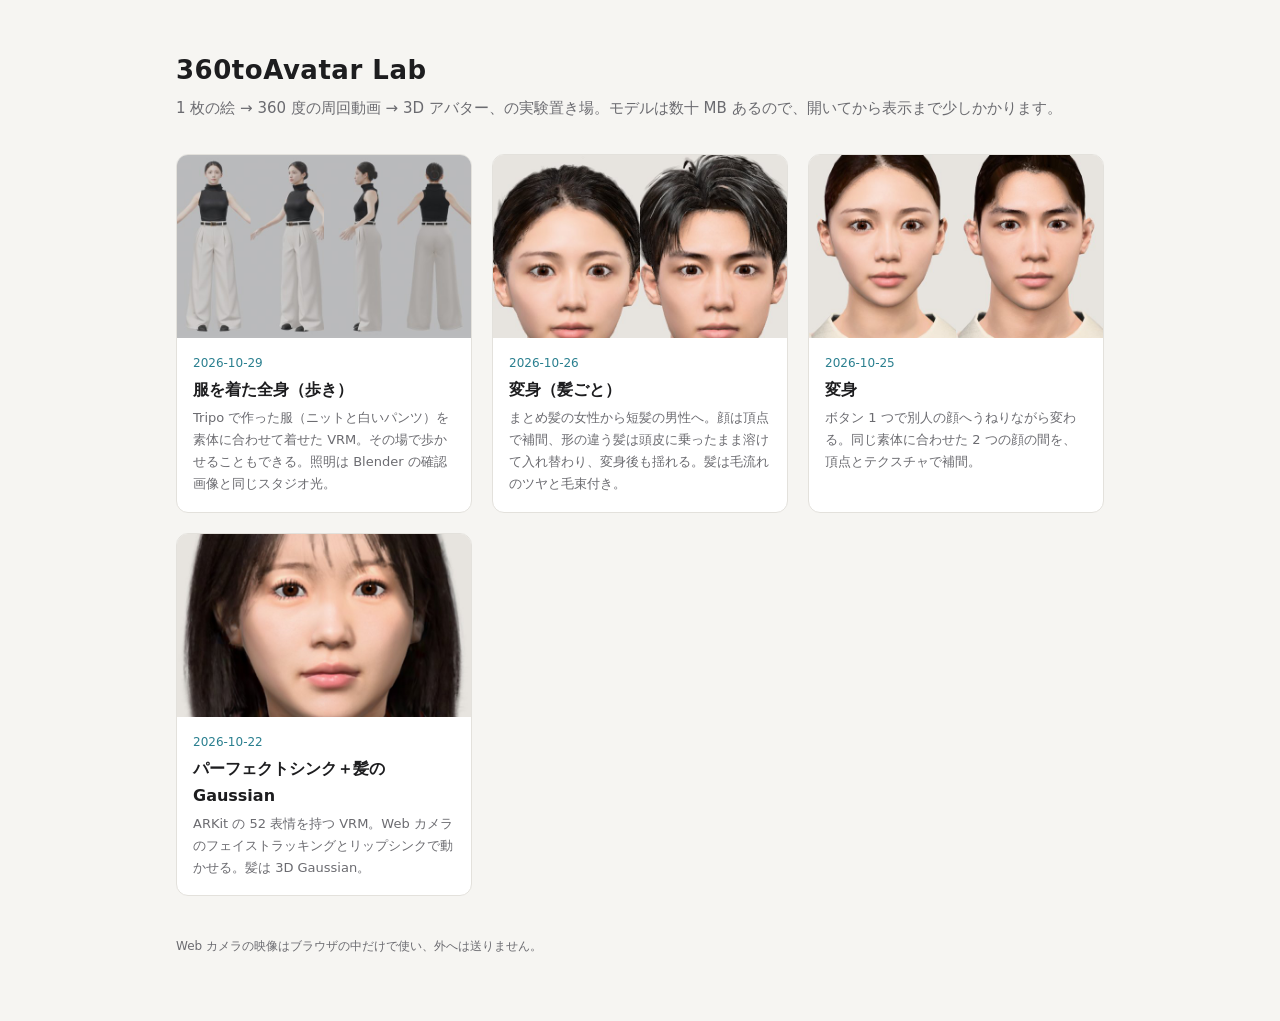
<file: docs/index.html>
<!doctype html>
<html lang="ja">
<head>
  <meta charset="utf-8">
  <meta name="viewport" content="width=device-width, initial-scale=1">
  <title>360toAvatar Lab</title>
  <meta name="description" content="1 枚の絵から 3D アバターを作る実験の置き場。">
  <link rel="icon" href="data:,">
  <style>
    :root { --bg: #f6f5f2; --fg: #1d1d1f; --sub: #6b6b70; --card: #fff; --line: #e3e1dc; --accent: #2a7f8f; }
    @media (prefers-color-scheme: dark) {
      :root { --bg: #151517; --fg: #ececee; --sub: #9a9aa2; --card: #1f1f23; --line: #2e2e33; --accent: #6cc4d3; }
    }
    * { box-sizing: border-box; }
    body { margin: 0; background: var(--bg); color: var(--fg); font: 15px/1.7 system-ui, -apple-system, "Hiragino Sans", sans-serif; }
    main { max-width: 960px; margin: 0 auto; padding: 48px 16px 64px; }
    h1 { font-size: 26px; margin: 0 0 4px; letter-spacing: 0.02em; }
    .lead { color: var(--sub); margin: 0 0 32px; }
    .grid { display: grid; grid-template-columns: repeat(auto-fill, minmax(280px, 1fr)); gap: 20px; }
    a.card { display: block; background: var(--card); border: 1px solid var(--line); border-radius: 12px; overflow: hidden; color: inherit; text-decoration: none; transition: transform .15s, border-color .15s; }
    a.card:hover { transform: translateY(-2px); border-color: var(--accent); }
    .card img { display: block; width: 100%; aspect-ratio: 8 / 5; object-fit: cover; background: #ddd; }
    .card div { padding: 12px 16px 16px; }
    .card h2 { font-size: 16px; margin: 0 0 4px; }
    .card p { margin: 0; color: var(--sub); font-size: 13px; }
    .date { color: var(--accent); font-size: 12px; font-variant-numeric: tabular-nums; }
    footer { margin-top: 40px; color: var(--sub); font-size: 12px; }
  </style>
</head>
<body>
  <main>
    <h1>360toAvatar Lab</h1>
    <p class="lead">1 枚の絵 → 360 度の周回動画 → 3D アバター、の実験置き場。モデルは数十 MB あるので、開いてから表示まで少しかかります。</p>

    <div class="grid">
      <a class="card" href="./vrm-face-viewer/">
        <img src="./thumbs/outfit.jpg" alt="黒いタートルネックと白いワイドパンツの女性を 4 方向から" loading="lazy">
        <div>
          <span class="date">2026-10-29</span>
          <h2>服を着た全身（歩き）</h2>
          <p>Tripo で作った服（ニットと白いパンツ）を素体に合わせて着せた VRM。その場で歩かせることもできる。照明は Blender の確認画像と同じスタジオ光。</p>
        </div>
      </a>
      <a class="card" href="./vrm-face-viewer/?model=./assets/tripo-female-hair.vrm&amp;morph=./assets/tripo-male-hair.vrm">
        <img src="./thumbs/hair-morph.jpg" alt="まとめ髪の女性と短髪の男性を半分ずつ並べたもの" loading="lazy">
        <div>
          <span class="date">2026-10-26</span>
          <h2>変身（髪ごと）</h2>
          <p>まとめ髪の女性から短髪の男性へ。顔は頂点で補間、形の違う髪は頭皮に乗ったまま溶けて入れ替わり、変身後も揺れる。髪は毛流れのツヤと毛束付き。</p>
        </div>
      </a>
      <a class="card" href="./vrm-face-viewer/?model=./assets/tripo-face.vrm&amp;morph=./assets/tripo-male.vrm">
        <img src="./thumbs/face-morph.jpg" alt="女性の顔と男性の顔を半分ずつ並べたもの" loading="lazy">
        <div>
          <span class="date">2026-10-25</span>
          <h2>変身</h2>
          <p>ボタン 1 つで別人の顔へうねりながら変わる。同じ素体に合わせた 2 つの顔の間を、頂点とテクスチャで補間。</p>
        </div>
      </a>
      <a class="card" href="./vrm-face-viewer/?model=./assets/bang-face-arkit.vrm&amp;hair=./assets/bang-hair-v2.ply">
        <img src="./thumbs/perfect-sync.jpg" alt="写実寄りの女性の顔" loading="lazy">
        <div>
          <span class="date">2026-10-22</span>
          <h2>パーフェクトシンク＋髪の Gaussian</h2>
          <p>ARKit の 52 表情を持つ VRM。Web カメラのフェイストラッキングとリップシンクで動かせる。髪は 3D Gaussian。</p>
        </div>
      </a>
    </div>

    <footer>Web カメラの映像はブラウザの中だけで使い、外へは送りません。</footer>
  </main>
</body>
</html>
</file>
